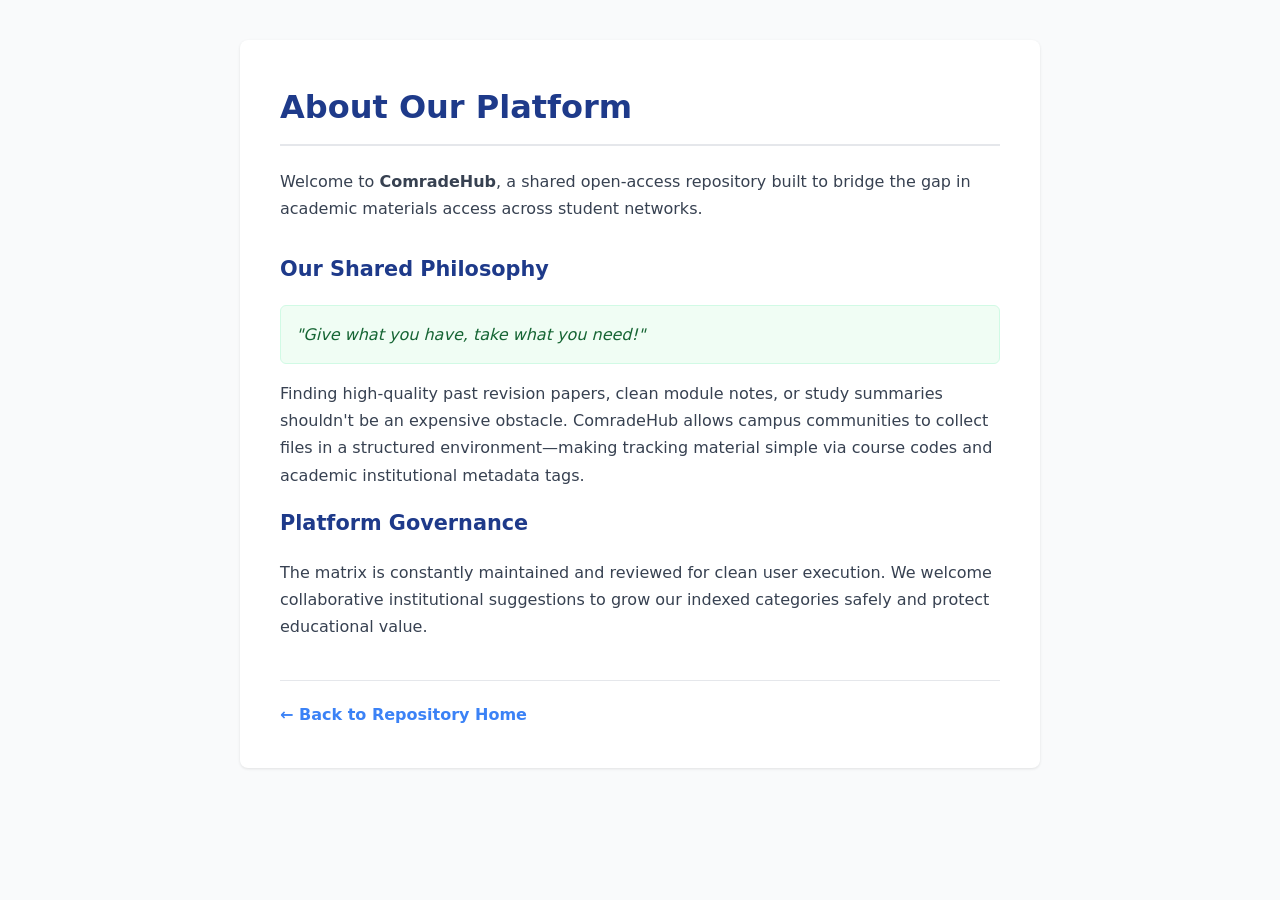
<file: templates/about.html>
<!DOCTYPE html>
<html lang="en">
<head>
    <meta charset="UTF-8">
    <meta name="viewport" content="width=device-width, initial-scale=1.0">
    <title>About Us - ComradeHub</title>
</head>
<body style="font-family: 'Segoe UI', system-ui, sans-serif; max-width: 800px; margin: 40px auto; padding: 0 20px; color: #374151; line-height: 1.7; background: #f9fafb;">
    <div style="background: white; padding: 40px; border-radius: 8px; box-shadow: 0 1px 3px rgba(0,0,0,0.1);">
        <h1 style="color: #1e3a8a; margin-top: 0; border-bottom: 2px solid #e5e7eb; padding-bottom: 10px;">About Our Platform</h1>
        
        <p>Welcome to <strong>ComradeHub</strong>, a shared open-access repository built to bridge the gap in academic materials access across student networks.</p>
        
        <h2 style="color: #1e3a8a; font-size: 1.3rem; margin-top: 30px;">Our Shared Philosophy</h2>
        <p style="font-style: italic; background: #f0fdf4; border: 1px solid #d1fae5; padding: 15px; border-radius: 6px; color: #166534;">
            "Give what you have, take what you need!"
        </p>
        <p>Finding high-quality past revision papers, clean module notes, or study summaries shouldn't be an expensive obstacle. ComradeHub allows campus communities to collect files in a structured environment—making tracking material simple via course codes and academic institutional metadata tags.</p>
        
        <h2 style="color: #1e3a8a; font-size: 1.3rem;">Platform Governance</h2>
        <p>The matrix is constantly maintained and reviewed for clean user execution. We welcome collaborative institutional suggestions to grow our indexed categories safely and protect educational value.</p>
        
        <div style="margin-top: 40px; border-top: 1px solid #e5e7eb; padding-top: 20px;">
            <a href="/" style="color: #3b82f6; text-decoration: none; font-weight: bold;">&larr; Back to Repository Home</a>
        </div>
    </div>
</body>
</html>
</file>
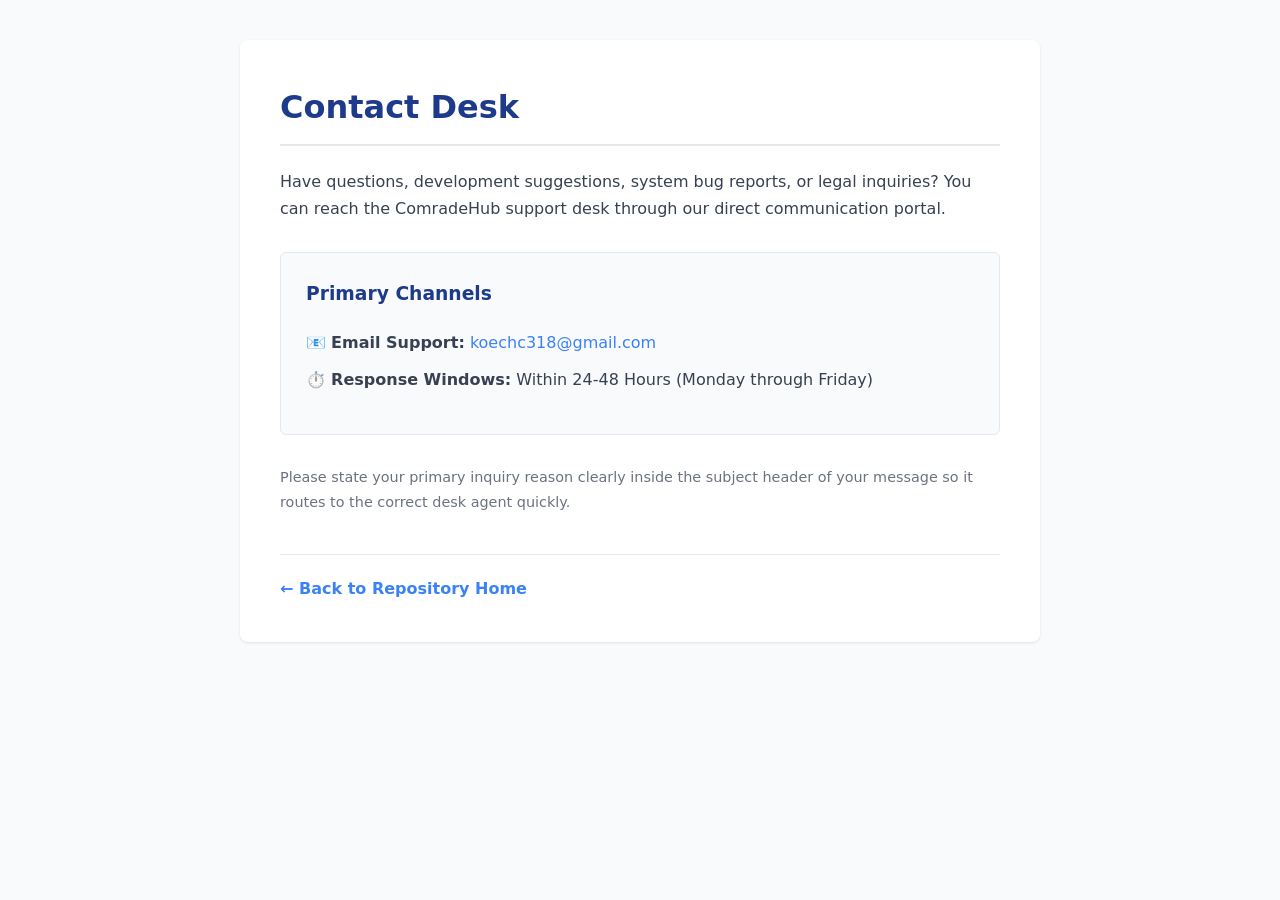
<file: templates/contact.html>
<!DOCTYPE html>
<html lang="en">
<head>
    <meta charset="UTF-8">
    <meta name="viewport" content="width=device-width, initial-scale=1.0">
    <title>Contact Us - ComradeHub</title>
</head>
<body style="font-family: 'Segoe UI', system-ui, sans-serif; max-width: 800px; margin: 40px auto; padding: 0 20px; color: #374151; line-height: 1.7; background: #f9fafb;">
    <div style="background: white; padding: 40px; border-radius: 8px; box-shadow: 0 1px 3px rgba(0,0,0,0.1);">
        <h1 style="color: #1e3a8a; margin-top: 0; border-bottom: 2px solid #e5e7eb; padding-bottom: 10px;">Contact Desk</h1>
        
        <p>Have questions, development suggestions, system bug reports, or legal inquiries? You can reach the ComradeHub support desk through our direct communication portal.</p>
        
        <div style="background: #f8fafc; border: 1px solid #e2e8f0; padding: 25px; border-radius: 6px; margin: 30px 0;">
            <h3 style="margin-top: 0; color: #1e3a8a;">Primary Channels</h3>
            <p style="margin-bottom: 10px;">📧 <strong>Email Support:</strong> <a href="mailto:koechc318@gmail.com" style="color: #3b82f6; text-decoration: none;">koechc318@gmail.com</a></p>
            <p style="margin-top: 0;">⏱️ <strong>Response Windows:</strong> Within 24-48 Hours (Monday through Friday)</p>
        </div>
        
        <p style="font-size: 0.9rem; color: #6b7280;">Please state your primary inquiry reason clearly inside the subject header of your message so it routes to the correct desk agent quickly.</p>
        
        <div style="margin-top: 40px; border-top: 1px solid #e5e7eb; padding-top: 20px;">
            <a href="/" style="color: #3b82f6; text-decoration: none; font-weight: bold;">&larr; Back to Repository Home</a>
        </div>
    </div>
</body>
</html>
</file>
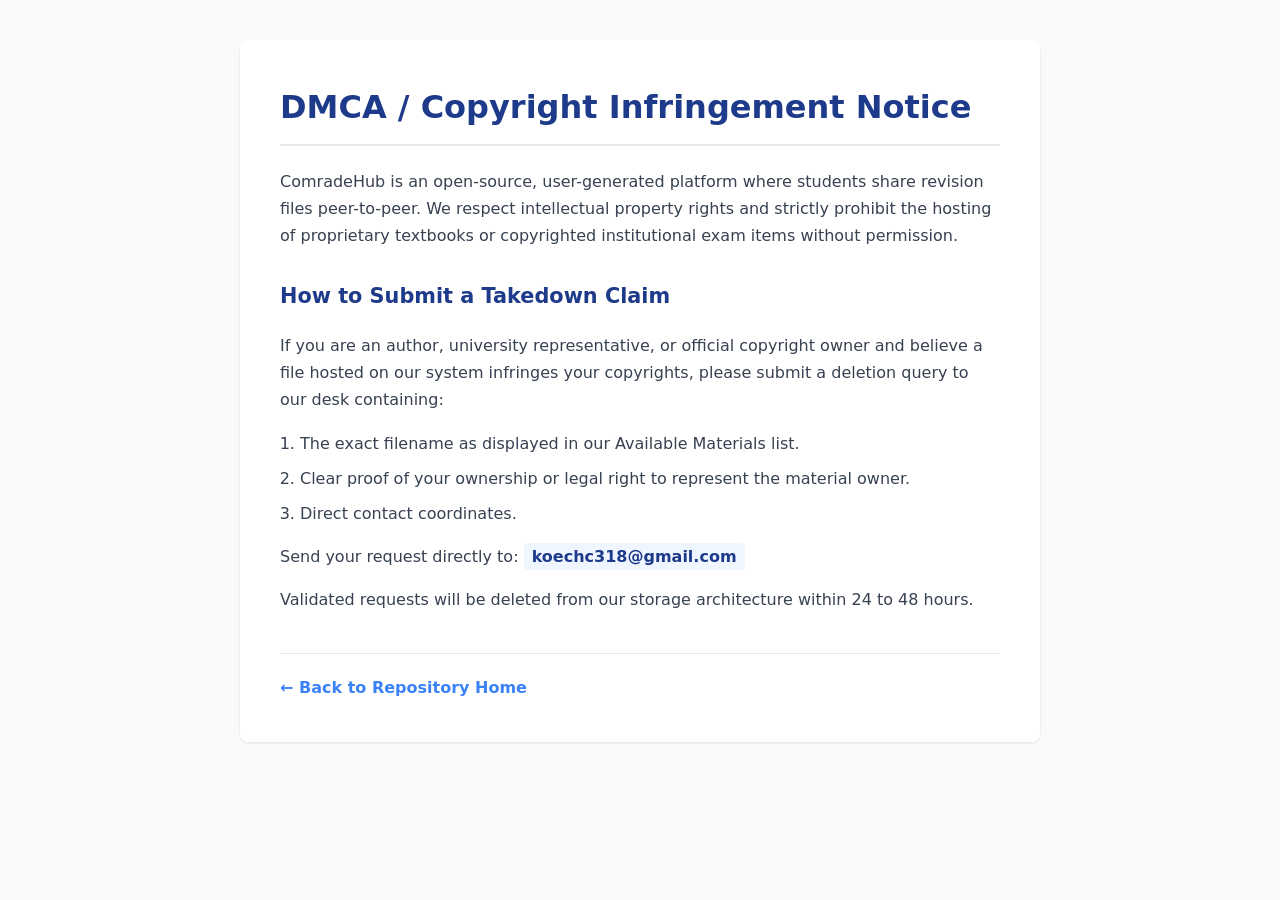
<file: templates/dmca.html>
<!DOCTYPE html>
<html lang="en">
<head>
    <meta charset="UTF-8">
    <meta name="viewport" content="width=device-width, initial-scale=1.0">
    <title>DMCA & Copyright Policy - ComradeHub</title>
</head>
<body style="font-family: 'Segoe UI', system-ui, sans-serif; max-width: 800px; margin: 40px auto; padding: 0 20px; color: #374151; line-height: 1.7; background: #f9fafb;">
    <div style="background: white; padding: 40px; border-radius: 8px; box-shadow: 0 1px 3px rgba(0,0,0,0.1);">
        <h1 style="color: #1e3a8a; margin-top: 0; border-bottom: 2px solid #e5e7eb; padding-bottom: 10px;">DMCA / Copyright Infringement Notice</h1>
        
        <p>ComradeHub is an open-source, user-generated platform where students share revision files peer-to-peer. We respect intellectual property rights and strictly prohibit the hosting of proprietary textbooks or copyrighted institutional exam items without permission.</p>
        
        <h2 style="color: #1e3a8a; font-size: 1.3rem; margin-top: 30px;">How to Submit a Takedown Claim</h2>
        <p>If you are an author, university representative, or official copyright owner and believe a file hosted on our system infringes your copyrights, please submit a deletion query to our desk containing:</p>
        <ol style="padding-left: 20px;">
            <li style="margin-bottom: 8px;">The exact filename as displayed in our Available Materials list.</li>
            <li style="margin-bottom: 8px;">Clear proof of your ownership or legal right to represent the material owner.</li>
            <li style="margin-bottom: 8px;">Direct contact coordinates.</li>
        </ol>
        
        <p>Send your request directly to: <span style="background: #eff6ff; padding: 4px 8px; border-radius: 4px; font-weight: bold; color: #1e3a8a;">koechc318@gmail.com</span></p>
        <p>Validated requests will be deleted from our storage architecture within 24 to 48 hours.</p>
        
        <div style="margin-top: 40px; border-top: 1px solid #e5e7eb; padding-top: 20px;">
            <a href="/" style="color: #3b82f6; text-decoration: none; font-weight: bold;">&larr; Back to Repository Home</a>
        </div>
    </div>
</body>
</html>
</file>
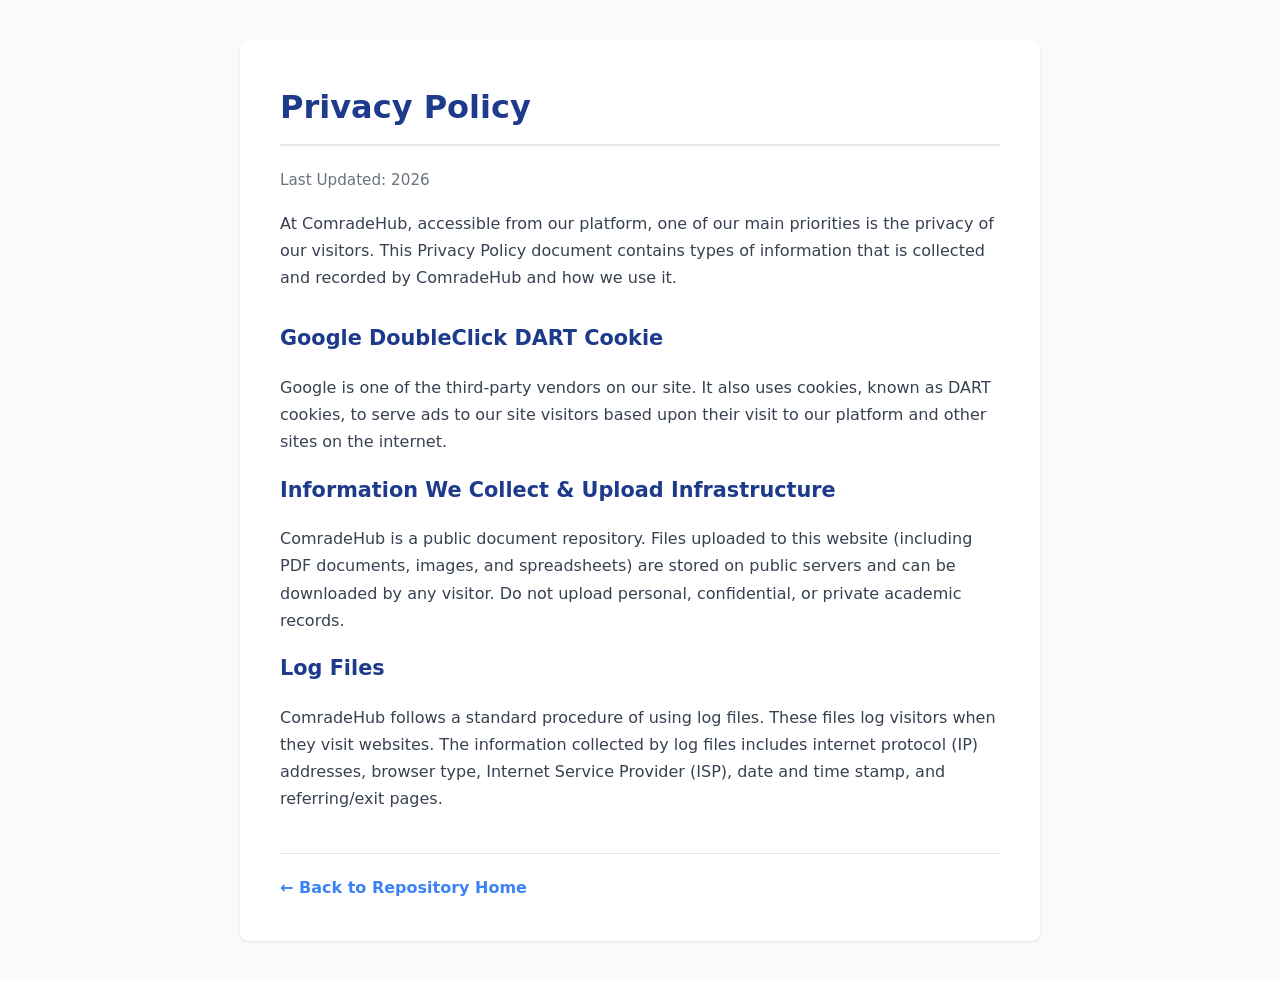
<file: templates/privacy.html>
<!DOCTYPE html>
<html lang="en">
<head>
    <meta charset="UTF-8">
    <meta name="viewport" content="width=device-width, initial-scale=1.0">
    <title>Privacy Policy - ComradeHub</title>
</head>
<body style="font-family: 'Segoe UI', system-ui, sans-serif; max-width: 800px; margin: 40px auto; padding: 0 20px; color: #374151; line-height: 1.7; background: #f9fafb;">
    <div style="background: white; padding: 40px; border-radius: 8px; box-shadow: 0 1px 3px rgba(0,0,0,0.1);">
        <h1 style="color: #1e3a8a; margin-top: 0; border-bottom: 2px solid #e5e7eb; padding-bottom: 10px;">Privacy Policy</h1>
        <p style="font-size: 0.95rem; color: #6b7280;">Last Updated: 2026</p>
        
        <p>At ComradeHub, accessible from our platform, one of our main priorities is the privacy of our visitors. This Privacy Policy document contains types of information that is collected and recorded by ComradeHub and how we use it.</p>
        
        <h2 style="color: #1e3a8a; font-size: 1.3rem; margin-top: 30px;">Google DoubleClick DART Cookie</h2>
        <p>Google is one of the third-party vendors on our site. It also uses cookies, known as DART cookies, to serve ads to our site visitors based upon their visit to our platform and other sites on the internet.</p>
        
        <h2 style="color: #1e3a8a; font-size: 1.3rem;">Information We Collect & Upload Infrastructure</h2>
        <p>ComradeHub is a public document repository. Files uploaded to this website (including PDF documents, images, and spreadsheets) are stored on public servers and can be downloaded by any visitor. Do not upload personal, confidential, or private academic records.</p>
        
        <h2 style="color: #1e3a8a; font-size: 1.3rem;">Log Files</h2>
        <p>ComradeHub follows a standard procedure of using log files. These files log visitors when they visit websites. The information collected by log files includes internet protocol (IP) addresses, browser type, Internet Service Provider (ISP), date and time stamp, and referring/exit pages.</p>
        
        <div style="margin-top: 40px; border-top: 1px solid #e5e7eb; padding-top: 20px;">
            <a href="/" style="color: #3b82f6; text-decoration: none; font-weight: bold;">&larr; Back to Repository Home</a>
        </div>
    </div>
</body>
</html>
</file>
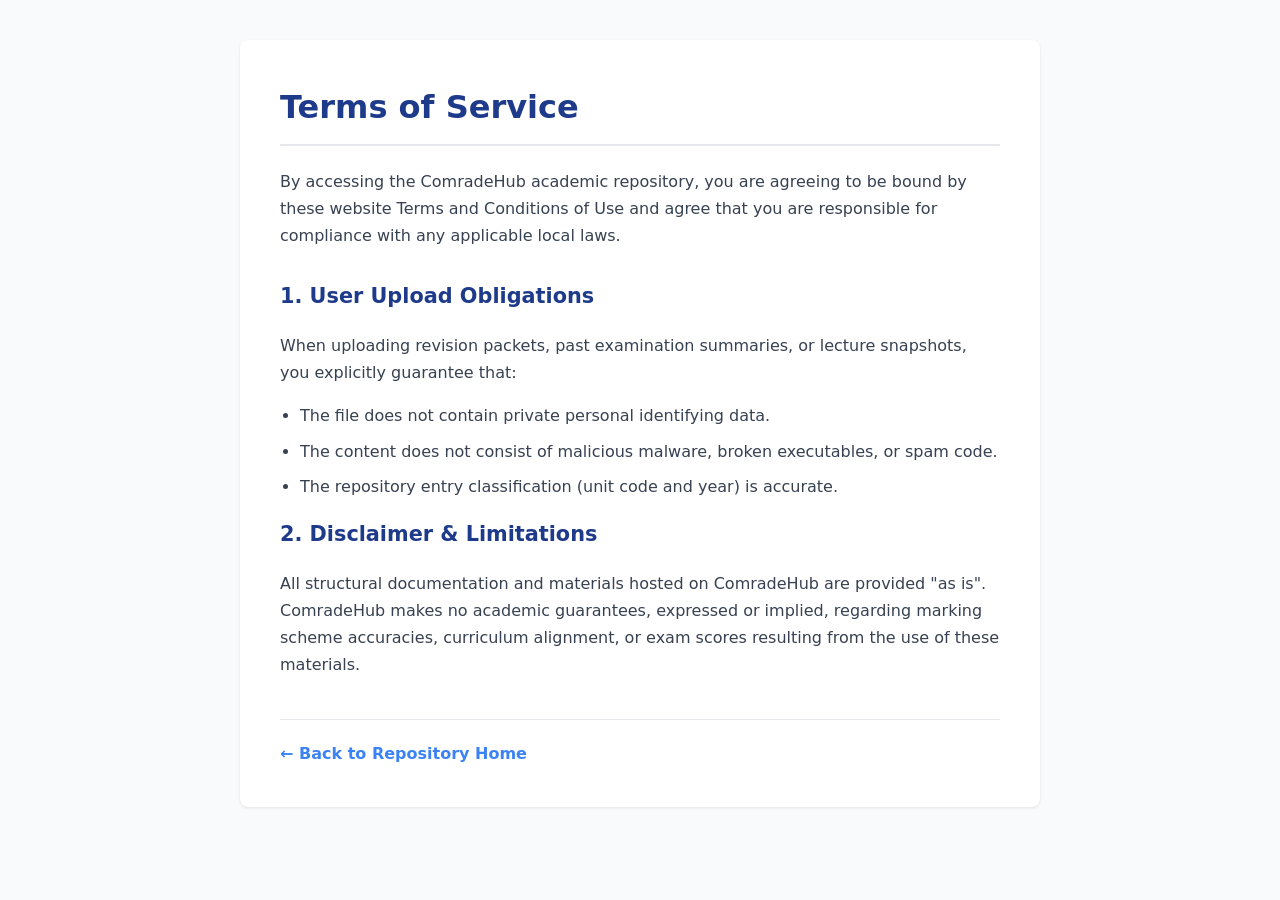
<file: templates/terms.html>
<!DOCTYPE html>
<html lang="en">
<head>
    <meta charset="UTF-8">
    <meta name="viewport" content="width=device-width, initial-scale=1.0">
    <title>Terms of Service - ComradeHub</title>
</head>
<body style="font-family: 'Segoe UI', system-ui, sans-serif; max-width: 800px; margin: 40px auto; padding: 0 20px; color: #374151; line-height: 1.7; background: #f9fafb;">
    <div style="background: white; padding: 40px; border-radius: 8px; box-shadow: 0 1px 3px rgba(0,0,0,0.1);">
        <h1 style="color: #1e3a8a; margin-top: 0; border-bottom: 2px solid #e5e7eb; padding-bottom: 10px;">Terms of Service</h1>
        
        <p>By accessing the ComradeHub academic repository, you are agreeing to be bound by these website Terms and Conditions of Use and agree that you are responsible for compliance with any applicable local laws.</p>
        
        <h2 style="color: #1e3a8a; font-size: 1.3rem; margin-top: 30px;">1. User Upload Obligations</h2>
        <p>When uploading revision packets, past examination summaries, or lecture snapshots, you explicitly guarantee that:</p>
        <ul style="padding-left: 20px;">
            <li style="margin-bottom: 8px;">The file does not contain private personal identifying data.</li>
            <li style="margin-bottom: 8px;">The content does not consist of malicious malware, broken executables, or spam code.</li>
            <li style="margin-bottom: 8px;">The repository entry classification (unit code and year) is accurate.</li>
        </ul>
        
        <h2 style="color: #1e3a8a; font-size: 1.3rem;">2. Disclaimer & Limitations</h2>
        <p>All structural documentation and materials hosted on ComradeHub are provided "as is". ComradeHub makes no academic guarantees, expressed or implied, regarding marking scheme accuracies, curriculum alignment, or exam scores resulting from the use of these materials.</p>
        
        <div style="margin-top: 40px; border-top: 1px solid #e5e7eb; padding-top: 20px;">
            <a href="/" style="color: #3b82f6; text-decoration: none; font-weight: bold;">&larr; Back to Repository Home</a>
        </div>
    </div>
</body>
</html>
</file>
